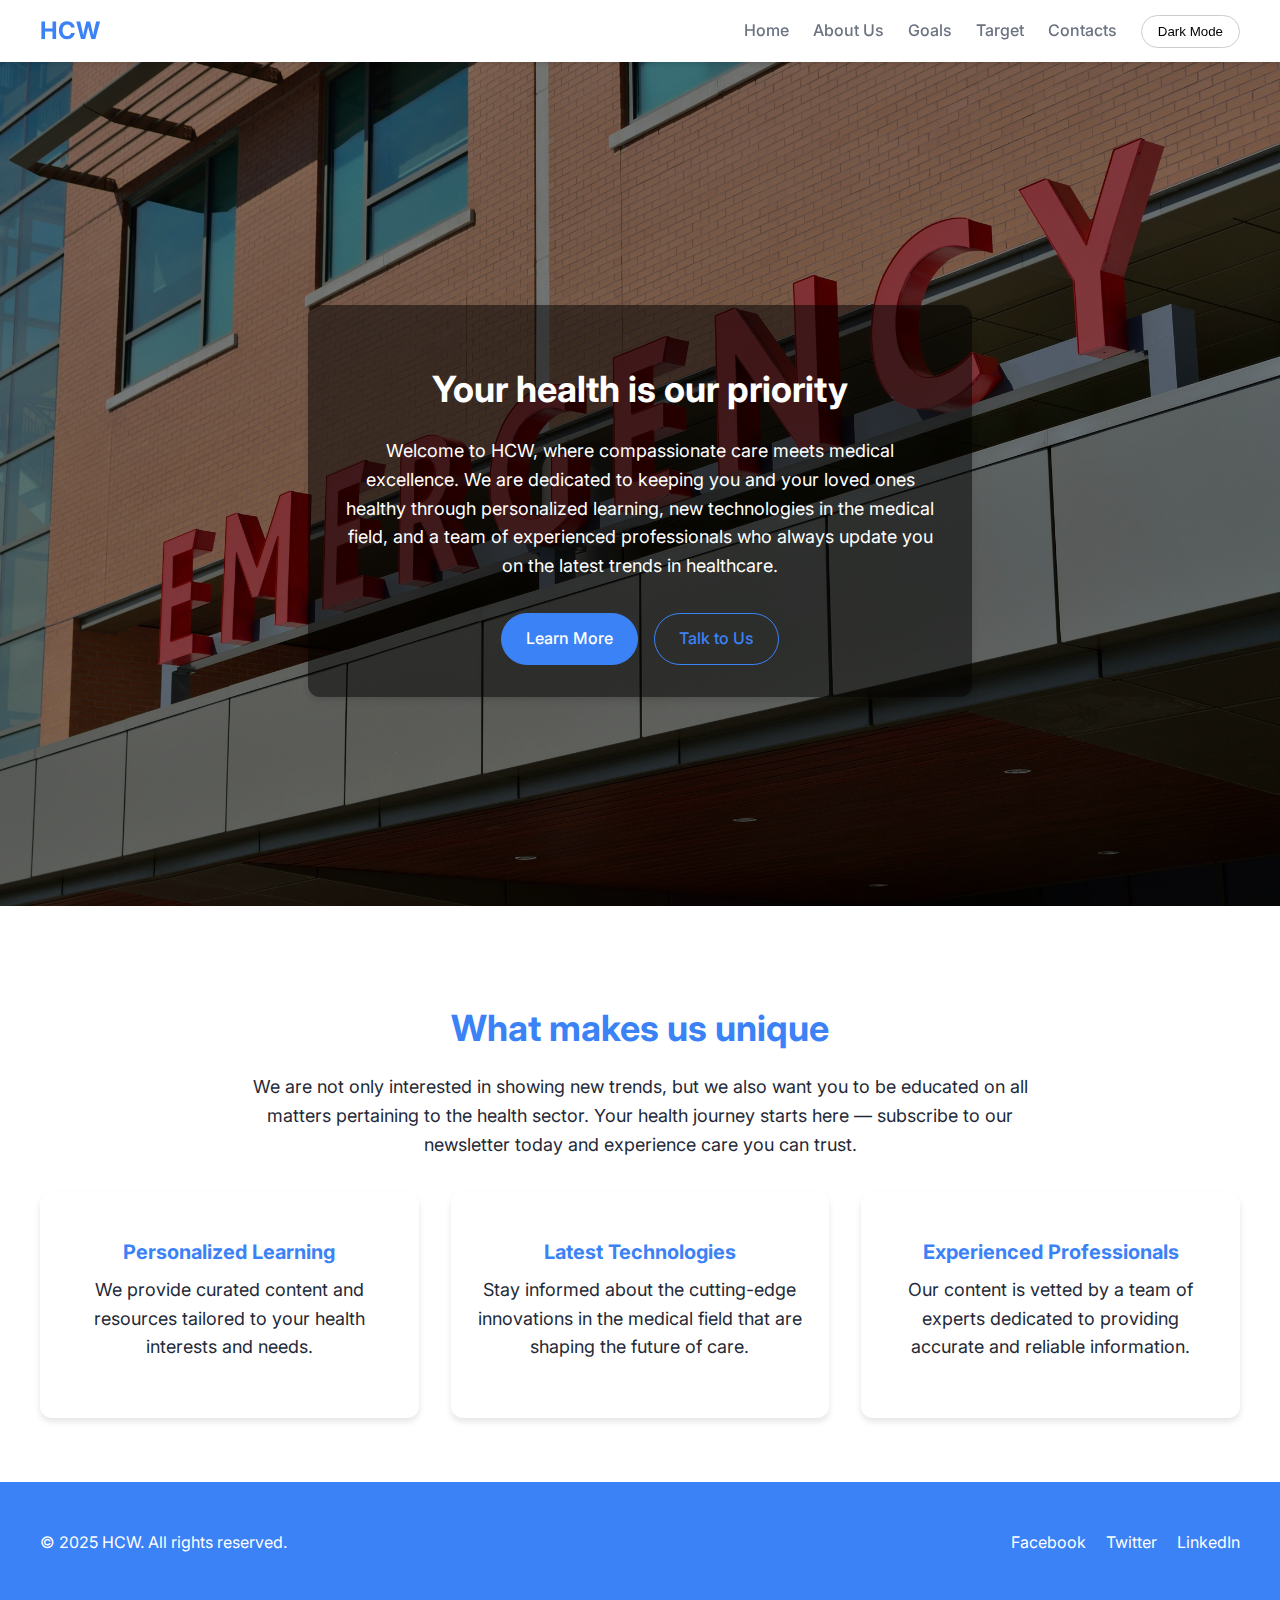
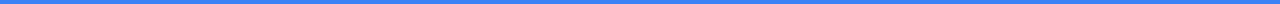
<file: index.html>
<!DOCTYPE html>
<html lang="en">

<head>
    <meta charset="UTF-8">
    <meta name="viewport" content="width=device-width, initial-scale=1.0">
    <title>HCW - Your Health, Our Priority</title>
    <link rel="preconnect" href="https://fonts.googleapis.com">
    <link rel="preconnect" href="https://fonts.gstatic.com" crossorigin>
    <link href="https://fonts.googleapis.com/css2?family=Inter:wght@400;500;600;700&display=swap" rel="stylesheet">
    <link rel="stylesheet" href="Global.css">
    <link rel="stylesheet" href="index.css"> 
    
</head>

<body class="light-mode">

    <!-- Navigation Bar -->
    <nav class="navbar">
        <div class="container">
            <a href="index.html" class="logo" aria-label="HCW Home">HCW</a>
            <ul class="nav-links">
                <li><a href="index.html">Home</a></li>
                <li><a href="about.html">About Us</a></li>
                <li><a href="goals.html">Goals</a></li>
                <li><a href="targets.html">Target</a></li>
                <li><a href="contacts.html">Contacts</a></li>
                <li>
                    <button id="theme-toggle" class="nav-toggle" aria-label="Toggle theme">
                        <span id="theme-text">Dark Mode</span></button>
                </li>
            </ul>
            <button class="mobile-menu-toggle" aria-label="Toggle mobile menu" aria-expanded="false">
                <span class="hamburger"></span>
                <span class="hamburger"></span>
                <span class="hamburger"></span>
            </button>
        </div>
    </nav>
    <main>
        <!-- Hero Section -->
        <section id="Home" class="hero-section">
            <div class="hero-content">
                <h1>Your health is our priority</h1>
                <p>
                    Welcome to HCW, where compassionate care meets medical excellence. We are dedicated to keeping you
                    and your loved ones healthy through personalized learning, new technologies in the medical field,
                    and a team of experienced professionals who always update you on the latest trends in healthcare.
                </p>
                <div class="btn-group">
                    <a href="about.html" class="btn btn-primary">Learn More</a>
                    <a href="contacts.html" class="btn btn-secondary">Talk to Us</a>
                </div>
            </div>
        </section>

        <!-- Content Section -->
        <section class="content-section" id="About">
            <div class="container">
                <h2>What makes us unique</h2>
                <p>
                    We are not only interested in showing new trends, but we also want you to be educated on all matters
                    pertaining to the health sector. Your health journey starts here — subscribe to our newsletter today
                    and experience care you can trust.
                </p>
                <div class="cards-container">
                    <div class="content-card">
                        <h3>Personalized Learning</h3>
                        <p>We provide curated content and resources tailored to your health interests and needs.</p>
                    </div>
                    <div class="content-card">
                        <h3>Latest Technologies</h3>
                        <p>Stay informed about the cutting-edge innovations in the medical field that are shaping the
                            future of care.</p>
                    </div>
                    <div class="content-card">
                        <h3>Experienced Professionals</h3>
                        <p>Our content is vetted by a team of experts dedicated to providing accurate and reliable
                            information.</p>
                    </div>
                </div>
            </div>
        </section>

    </main>

    <!-- Footer -->
    <footer class="main-footer">
        <div class="container">
            <div class="footer-content">
                <p>&copy; 2025 HCW. All rights reserved.</p>
                <div class="social-links">
                    <a href="#">Facebook</a>
                    <a href="#">Twitter</a>
                    <a href="#">LinkedIn</a>
                </div>
            </div>
        </div>
    </footer>
    <script src="script.js"></script>
</body>

</html>
</file>
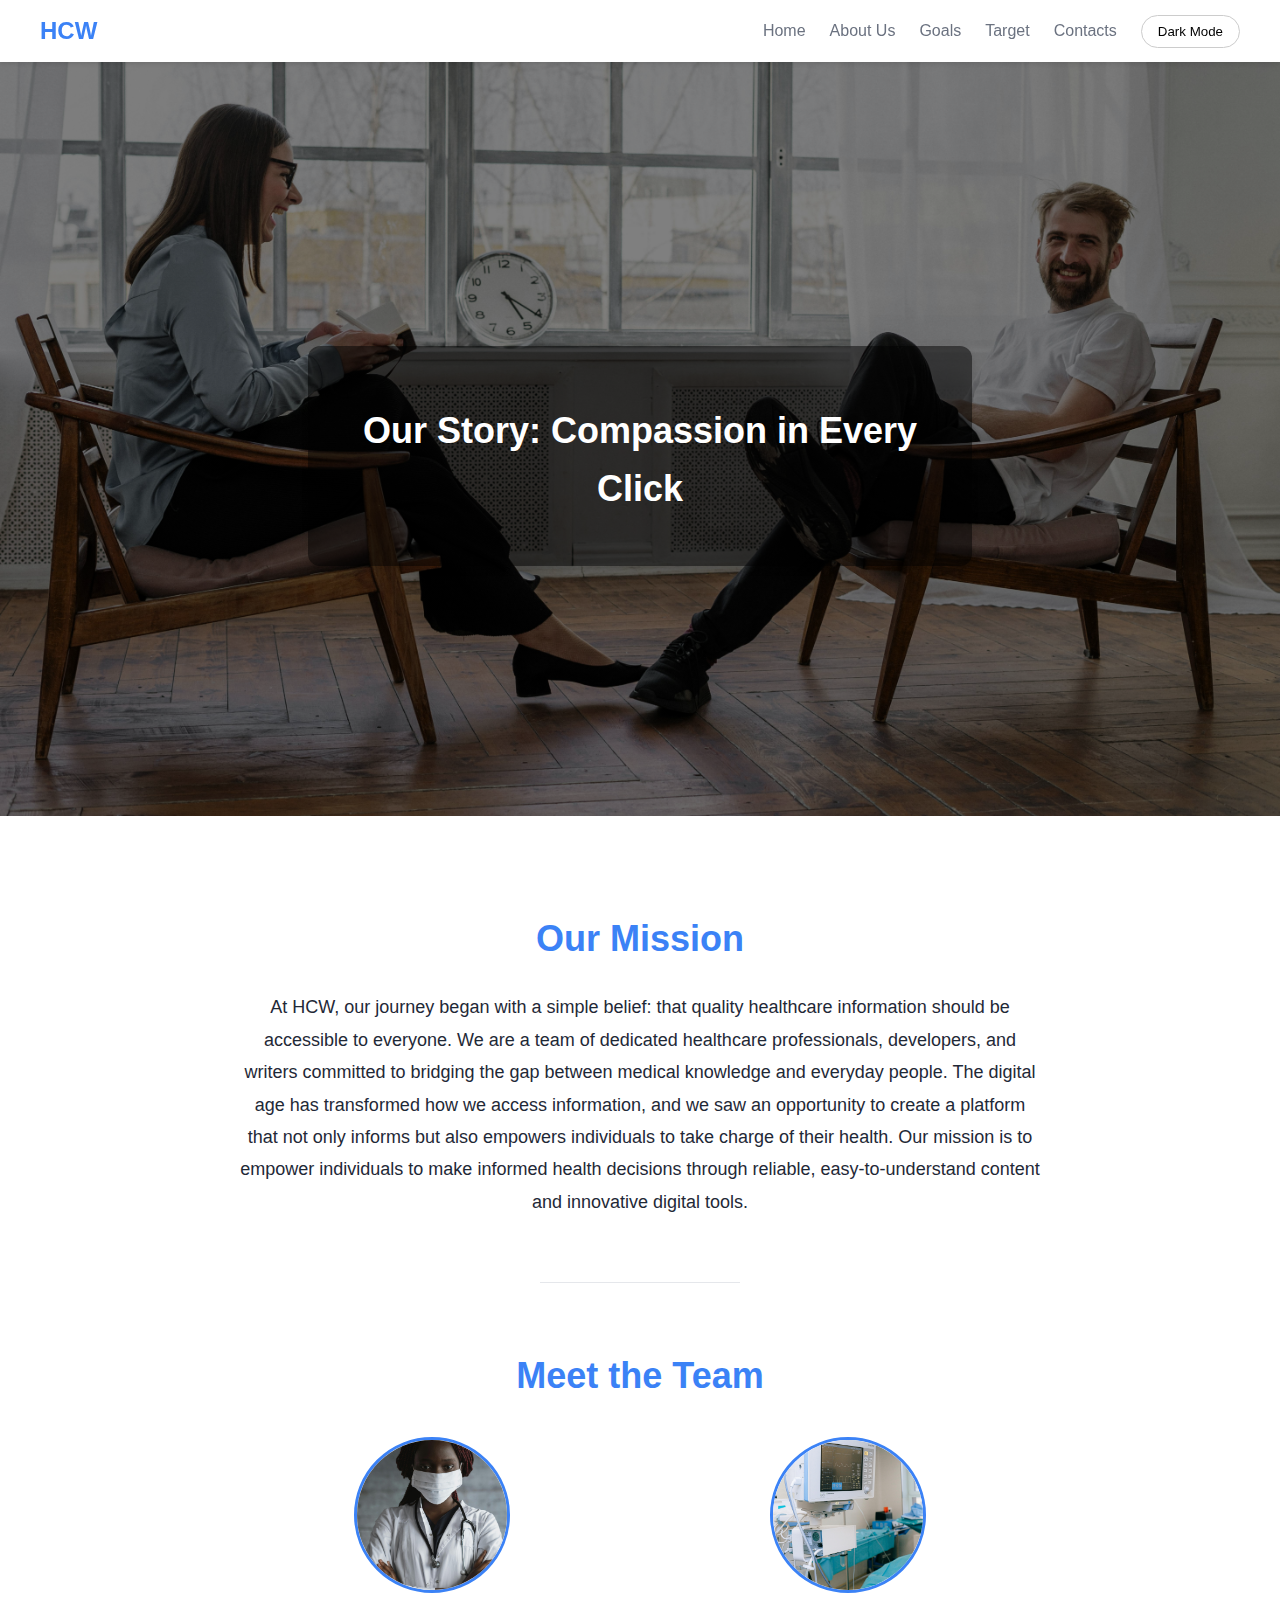
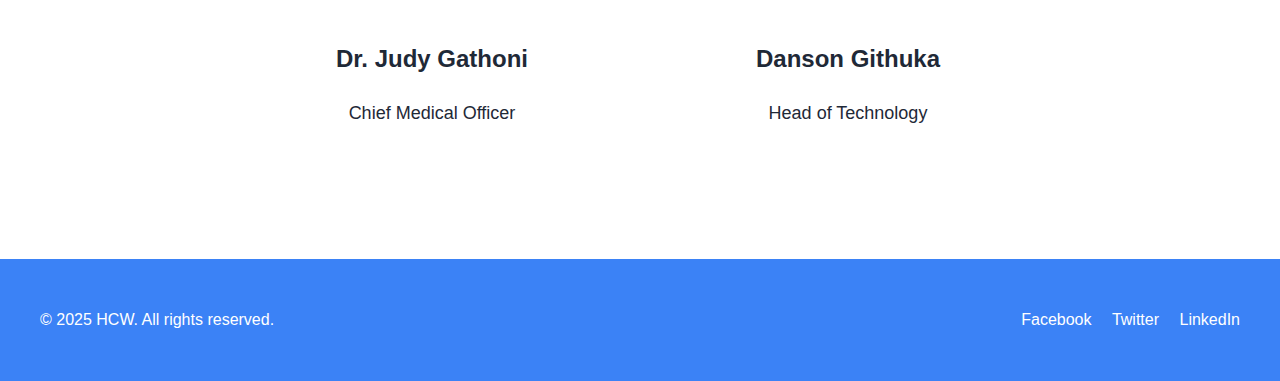
<file: about.html>
<!DOCTYPE html>
<html lang="en">
<head>
    <meta charset="UTF-8">
    <meta name="viewport" content="width=device-width, initial-scale=1.0">
    <title>About Us - HCW</title>
    <link rel="stylesheet" href="Global.css">
    <link rel="stylesheet" href="about.css">
</head>
<body>
    <nav class="navbar">
        <div class="container">
            <a href="index.html" class="logo" aria-label="HCW Home">HCW</a>
            <ul class="nav-links">
                <li><a href="index.html">Home</a></li>
                <li><a href="about.html">About Us</a></li>
                <li><a href="goals.html">Goals</a></li>
                <li><a href="targets.html">Target</a></li>
                <li><a href="contacts.html">Contacts</a></li>
                <li>
                    <button id="theme-toggle" class="nav-toggle" aria-label="Toggle theme">
                        <span id="theme-text">Dark Mode</span></button>
                </li>
            </ul>
            <button class="mobile-menu-toggle" aria-label="Toggle mobile menu" aria-expanded="false">
                <span class="hamburger"></span>
                <span class="hamburger"></span>
                <span class="hamburger"></span>
            </button>
        </div>
    </nav>

    <section id="about-hero" class="hero-section">
        <div class="hero-content">
            <h1>Our Story: Compassion in Every Click</h1>
        </div>
    </section>

    <main>
        <section class="about-content">
            <div class="container">
                <div class="mission-statement">
                    <h2>Our Mission</h2>
                    <p>
                        At HCW, our journey began with a simple belief: that quality healthcare information should be accessible to everyone. We
                        are a team of dedicated healthcare professionals, developers, and writers committed to bridging the gap between medical
                        knowledge and everyday people.
                        The digital age has transformed how we access information, and we saw an opportunity to create a platform that not only
                        informs but also empowers individuals to take charge of their health.
                        Our mission is to empower individuals to make informed health decisions through reliable, easy-to-understand content and innovative digital tools.
                    </p>
                </div>
    
                <hr>
    
                <div class="team-section">
                    <h2>Meet the Team</h2>
                    <div class="team-members">
                        <div class="team-member">
                            <img src="images/african doctor.jpg" alt="Photo of Dr. Judy Gathoni, Chief Medical Officer">
                            <h3>Dr. Judy Gathoni</h3>
                            <p>Chief Medical Officer</p>
                        </div>
                        <div class="team-member">
                            <img src="images/equipments.jpg" alt="Photo of Danson Githuka, Head of Technology">
                            <h3>Danson Githuka</h3>
                            <p>Head of Technology</p>
                        </div>
                    </div>
                </div>
            </div>
        </section>
    </main>
    <footer class="main-footer">
    <div class="container">
        <div class="footer-content">
            <p>&copy; 2025 HCW. All rights reserved.</p>
            <div class="social-links">
                <a href="#">Facebook</a>
                <a href="#">Twitter</a>
                <a href="#">LinkedIn</a>
            </div>
        </div>
    </div>
    
</footer>
    <script src="script.js"></script>
</body>
</html>
</file>
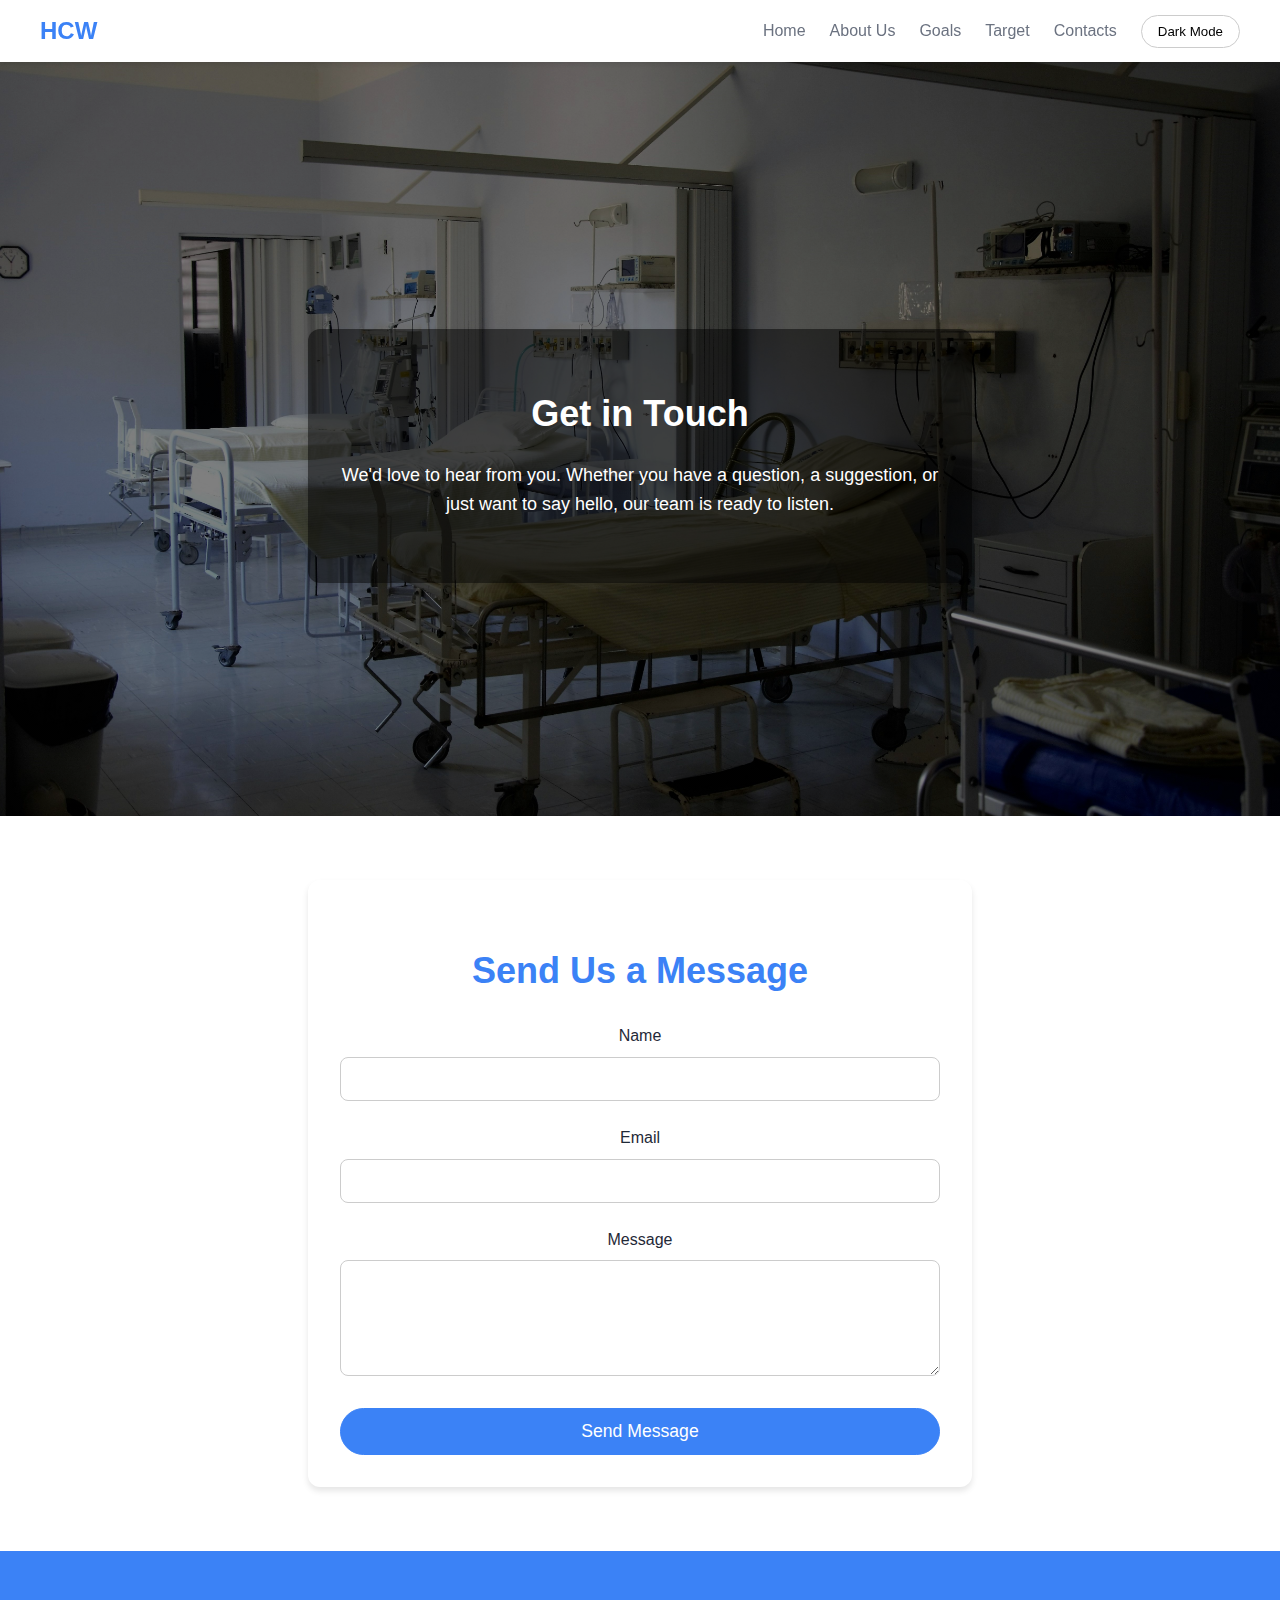
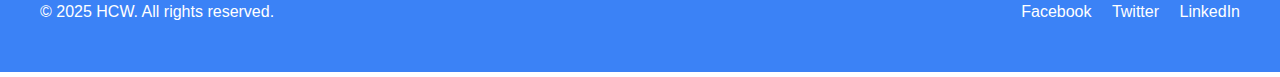
<file: contacts.html>
<!DOCTYPE html>
<html lang="en">
<head>
    <meta charset="UTF-8">
    <meta name="viewport" content="width=device-width, initial-scale=1.0">
    <title>Contact Us - HCW</title>
    <link rel="stylesheet" href="Global.css">
    <link rel="stylesheet" href="contacts.css"> 
</head>
<body>
    <nav class="navbar">
        <div class="container">
            <a href="index.html" class="logo" aria-label="HCW Home">HCW</a>
            <ul class="nav-links">
                <li><a href="index.html">Home</a></li>
                <li><a href="about.html">About Us</a></li>
                <li><a href="goals.html">Goals</a></li>
                <li><a href="targets.html">Target</a></li>
                <li><a href="Contacts.html">Contacts</a></li>
                <li>
                    <button id="theme-toggle" class="nav-toggle" aria-label="Toggle theme">
                        <span id="theme-text">Dark Mode</span>
                    </button>
                </li>
            </ul>
            <button class="mobile-menu-toggle" aria-label="Toggle mobile menu" aria-expanded="false">
                <span class="hamburger"></span>
                <span class="hamburger"></span>
                <span class="hamburger"></span>
            </button>
        </div>
    </nav>

    <section id="contacts-hero" class="hero-section">
        <div class="hero-content">
            <h1>Get in Touch</h1>
            
            <p>
                We'd love to hear from you. Whether you have a question, a suggestion, or just want to say hello, our team is ready to listen.
            </p>
        </div>
    </section>

    <main>
        <section class="content-section">
            <div class="container">
                <div class="contact-card">
                    <h2>Send Us a Message</h2>
                    <form id="contact-form" class="contact-form">
                        <div class="form-group">
                            <label for="name">Name</label>
                            <input type="text" id="name" name="name" required>
                        </div>
                        <div class="form-group">
                            <label for="email">Email</label>
                            <input type="email" id="email" name="email" required>
                        </div>
                        <div class="form-group">
                            <label for="message">Message</label>
                            <textarea id="message" name="message" rows="5" required></textarea>
                        </div>
                        <button type="submit" class="btn btn-primary">Send Message</button>
                    </form>
                </div>
            </div>
        </section>
    </main>

    <footer class="main-footer">
        <div class="container">
            <div class="footer-content">
                <p>&copy; 2025 HCW. All rights reserved.</p>
                <div class="social-links">
                    <a href="#">Facebook</a>
                    <a href="#">Twitter</a>
                    <a href="#">LinkedIn</a>
                </div>
            </div>
        </div>
    </footer>
    <script src="script.js"></script>
</body>
</html>
</file>
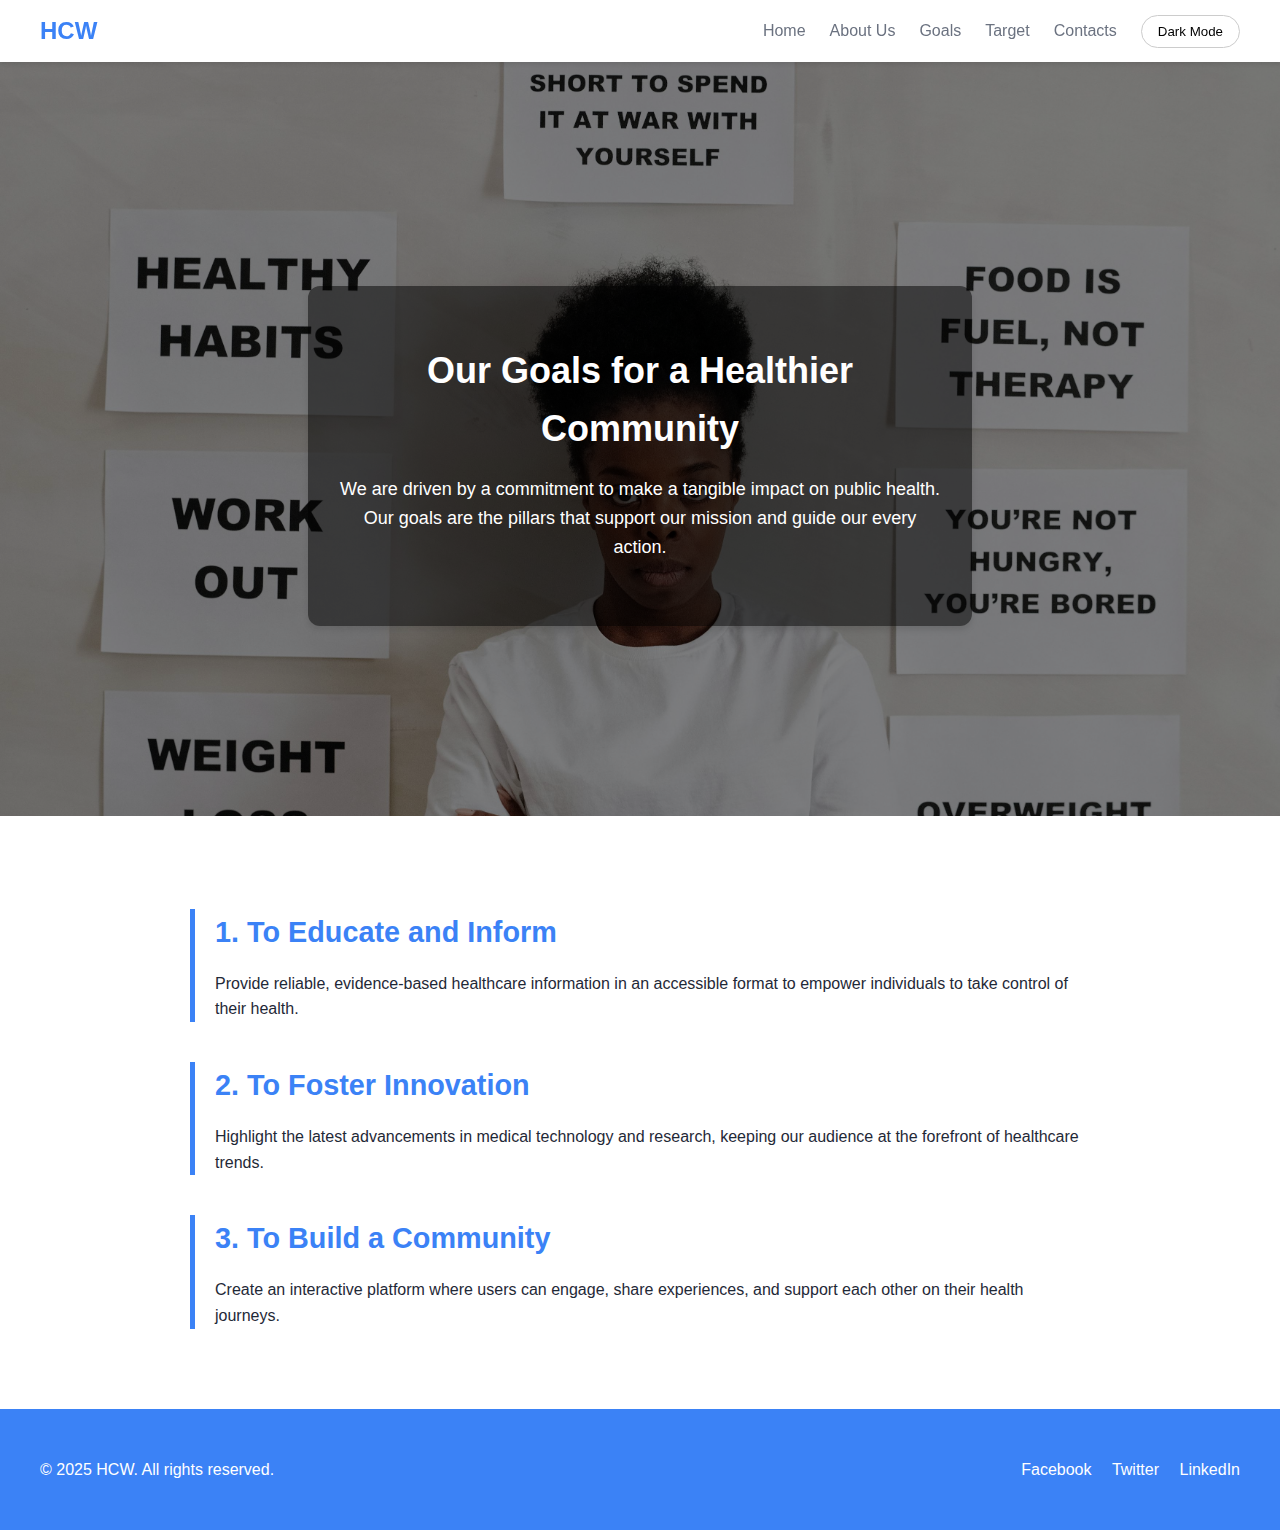
<file: goals.html>
<!DOCTYPE html>
<html lang="en">
<head>
    <meta charset="UTF-8">
    <meta name="viewport" content="width=device-width, initial-scale=1.0">
    <title>Goals - HCW</title>
    <link rel="stylesheet" href="Global.css">
    <link rel="stylesheet" href="goals.css">
</head>
<body>
    
    <nav class="navbar">
        <div class="container">
            <a href="index.html" class="logo" aria-label="HCW Home">HCW</a>
            <ul class="nav-links">
                <li><a href="index.html">Home</a></li>
                <li><a href="about.html">About Us</a></li>
                <li><a href="goals.html">Goals</a></li>
                <li><a href="targets.html">Target</a></li>
                <li><a href="contacts.html">Contacts</a></li>
                <li>
                    <button id="theme-toggle" class="nav-toggle" aria-label="Toggle theme">
                        <span id="theme-text">Dark Mode</span></button>
                </li>
            </ul>
            <button class="mobile-menu-toggle" aria-label="Toggle mobile menu" aria-expanded="false">
                <span class="hamburger"></span>
                <span class="hamburger"></span>
                <span class="hamburger"></span>
            </button>
        </div>
    </nav>
    
    <section id="goals-hero" class="hero-section">
        <div class="hero-content">
            <h1>Our Goals for a Healthier Community</h1>
            <p>
                We are driven by a commitment to make a tangible impact on public health. Our goals are the pillars that support our mission and guide our every action.
            </p>
        </div>
    </section>
    
    <main>
        <section class="goals-content">
            <div class="container">
                <div class="goal-item">
                    <h3>1. To Educate and Inform</h3>
                    <p>Provide reliable, evidence-based healthcare information in an accessible format to empower individuals to take control of their health.</p>
                </div>
                <div class="goal-item">
                    <h3>2. To Foster Innovation</h3>
                    <p>Highlight the latest advancements in medical technology and research, keeping our audience at the forefront of healthcare trends.</p>
                </div>
                <div class="goal-item">
                    <h3>3. To Build a Community</h3>
                    <p>Create an interactive platform where users can engage, share experiences, and support each other on their health journeys.</p>
                </div>
            </div>
        </section>
    </main>
    <footer class="main-footer">
    <div class="container">
        <div class="footer-content">
            <p>&copy; 2025 HCW. All rights reserved.</p>
            <div class="social-links">
                <a href="#">Facebook</a>
                <a href="#">Twitter</a>
                <a href="#">LinkedIn</a>
            </div>
        </div>
    </div>
</footer>

</body>
<script src="script.js"></script>
</html>
</file>
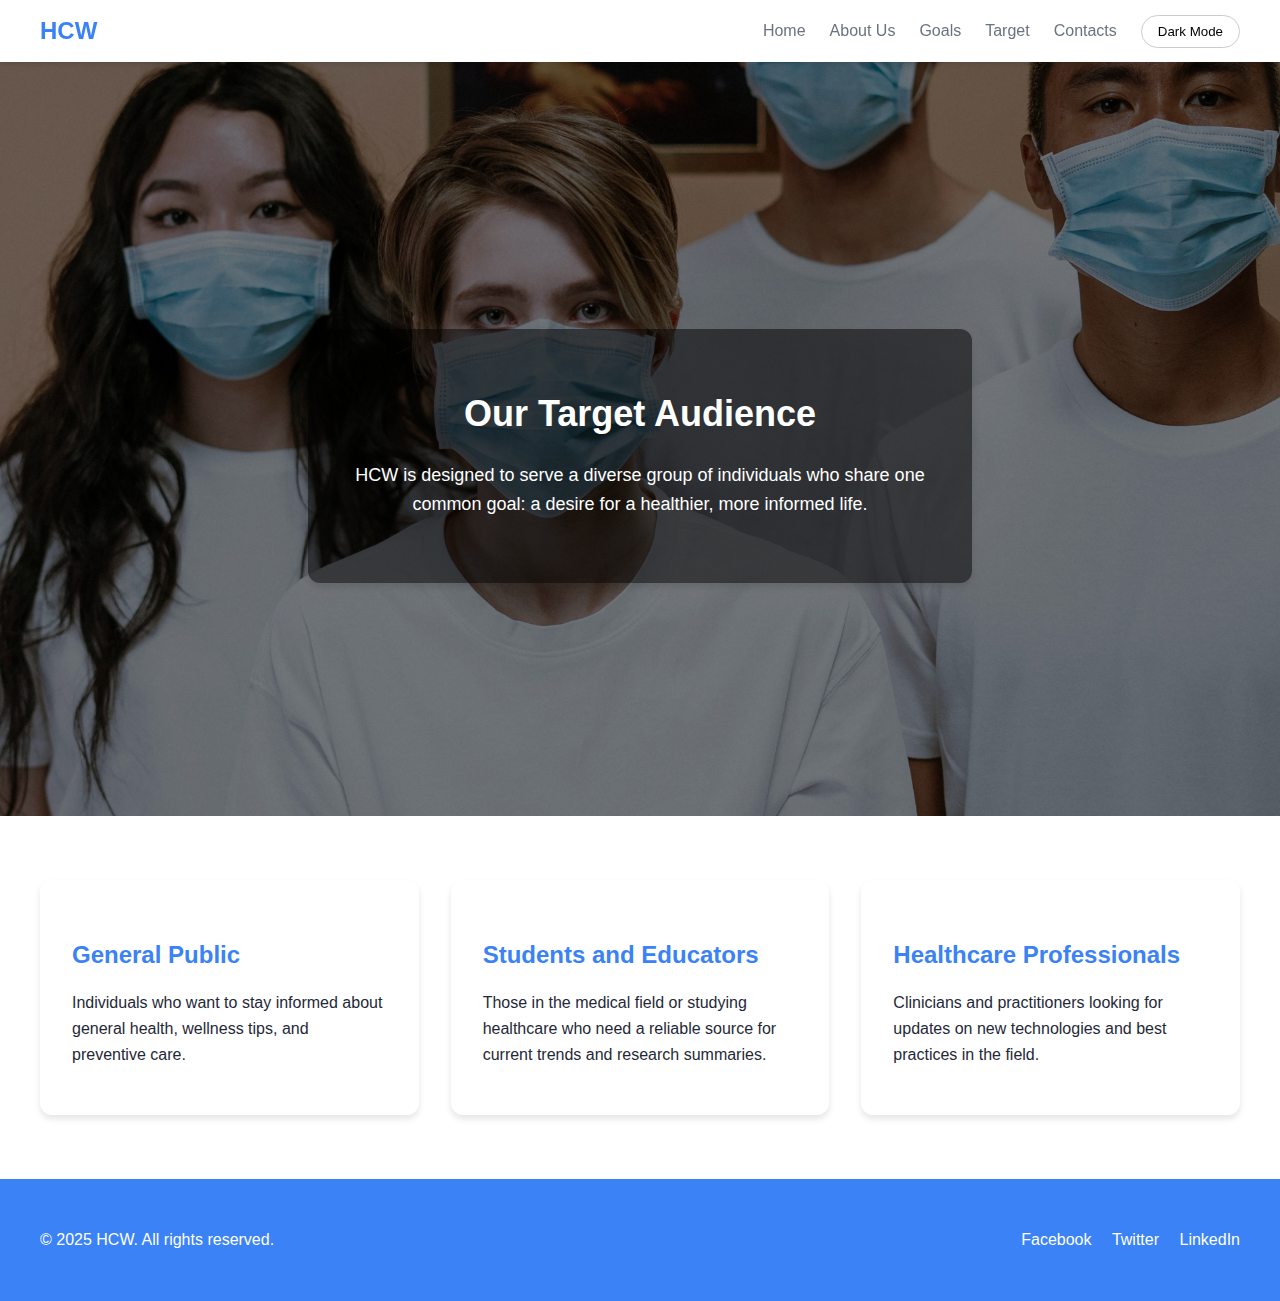
<file: targets.html>
<!DOCTYPE html>
<html lang="en">
<head>
    <meta charset="UTF-8">
    <meta name="viewport" content="width=device-width, initial-scale=1.0">
    <title>Target - HCW</title>
    <link rel="stylesheet" href="Global.css">
    <link rel="stylesheet" href="targets.css">
</head>
<body>
    
    <nav class="navbar">
        <div class="container">
            <a href="index.html" class="logo" aria-label="HCW Home">HCW</a>
            <ul class="nav-links">
                <li><a href="index.html">Home</a></li>
                <li><a href="about.html">About Us</a></li>
                <li><a href="goals.html">Goals</a></li>
                <li><a href="targets.html">Target</a></li>
                <li><a href="contacts.html">Contacts</a></li>
                <li>
                    <button id="theme-toggle" class="nav-toggle" aria-label="Toggle theme">
                        <span id="theme-text">Dark Mode</span></button>
                </li>
            </ul>
            <button class="mobile-menu-toggle" aria-label="Toggle mobile menu" aria-expanded="false">
                <span class="hamburger"></span>
                <span class="hamburger"></span>
                <span class="hamburger"></span>
            </button>
        </div>
    </nav>
    
    <section id="targets-hero" class="hero-section">
        <div class="hero-content">
            <h1>Our Target Audience</h1>
            <p>
                HCW is designed to serve a diverse group of individuals who share one common goal: a desire for a healthier, more informed life.
            </p>
        </div>
    </section>
    
    <main>
        <section class="targets-content">
            <div class="container">
                <article class="target-item">
                    <h3>General Public</h3>
                    <p>Individuals who want to stay informed about general health, wellness tips, and preventive care.</p>
                </article>
                <article class="target-item">
                    <h3>Students and Educators</h3>
                    <p>Those in the medical field or studying healthcare who need a reliable source for current trends and research summaries.</p>
                </article>
                <article class="target-item">
                    <h3>Healthcare Professionals</h3>
                    <p>Clinicians and practitioners looking for updates on new technologies and best practices in the field.</p>
                </article>
            </div>
        </section>
    </main>
    <footer class="main-footer">
    <div class="container">
        <div class="footer-content">
            <p>&copy; 2025 HCW. All rights reserved.</p>
            <div class="social-links">
                <a href="#">Facebook</a>
                <a href="#">Twitter</a>
                <a href="#">LinkedIn</a>
            </div>
        </div>
    </div>
</footer>
<script src="script.js"></script>
</body>
</html>
</file>
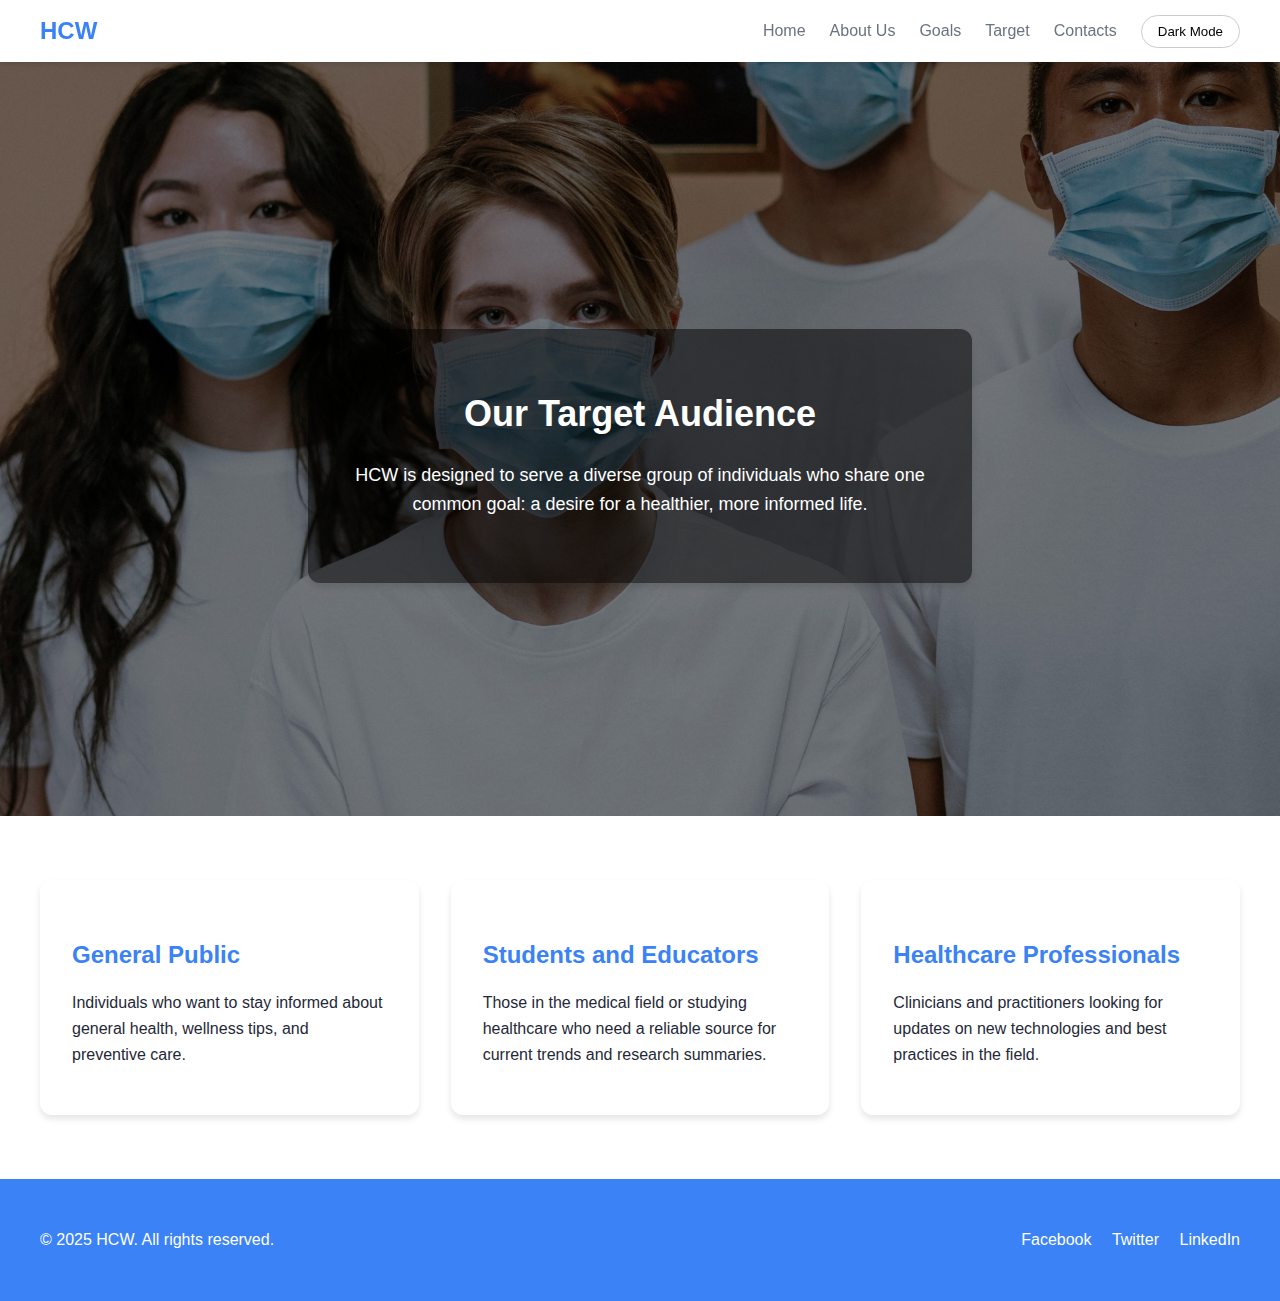
<file: assets/targets.html>
<!DOCTYPE html>
<html lang="en">
<head>
    <meta charset="UTF-8">
    <meta name="viewport" content="width=device-width, initial-scale=1.0">
    <title>Target - HCW</title>
    <link rel="stylesheet" href="Global.css">
    <link rel="stylesheet" href="targets.css">
</head>
<body>
    
    <nav class="navbar">
        <div class="container">
            <a href="index.html" class="logo" aria-label="HCW Home">HCW</a>
            <ul class="nav-links">
                <li><a href="index.html">Home</a></li>
                <li><a href="about.html">About Us</a></li>
                <li><a href="goals.html">Goals</a></li>
                <li><a href="targets.html">Target</a></li>
                <li><a href="Contacts.html">Contacts</a></li>
                <li>
                    <button id="theme-toggle" class="nav-toggle" aria-label="Toggle theme">
                        <span id="theme-text">Dark Mode</span></button>
                </li>
            </ul>
            <button class="mobile-menu-toggle" aria-label="Toggle mobile menu" aria-expanded="false">
                <span class="hamburger"></span>
                <span class="hamburger"></span>
                <span class="hamburger"></span>
            </button>
        </div>
    </nav>
    
    <section id="targets-hero" class="hero-section">
        <div class="hero-content">
            <h1>Our Target Audience</h1>
            <p>
                HCW is designed to serve a diverse group of individuals who share one common goal: a desire for a healthier, more informed life.
            </p>
        </div>
    </section>
    
    <main>
        <section class="targets-content">
            <div class="container">
                <article class="target-item">
                    <h3>General Public</h3>
                    <p>Individuals who want to stay informed about general health, wellness tips, and preventive care.</p>
                </article>
                <article class="target-item">
                    <h3>Students and Educators</h3>
                    <p>Those in the medical field or studying healthcare who need a reliable source for current trends and research summaries.</p>
                </article>
                <article class="target-item">
                    <h3>Healthcare Professionals</h3>
                    <p>Clinicians and practitioners looking for updates on new technologies and best practices in the field.</p>
                </article>
            </div>
        </section>
    </main>
    <footer class="main-footer">
    <div class="container">
        <div class="footer-content">
            <p>&copy; 2025 HCW. All rights reserved.</p>
            <div class="social-links">
                <a href="#">Facebook</a>
                <a href="#">Twitter</a>
                <a href="#">LinkedIn</a>
            </div>
        </div>
    </div>
</footer>
<script src="script.js"></script>
</body>
</html>
</file>
<file: Global.css>
:root {
    --primary-color: #3B82F6;
    --secondary-color: #60A5FA;
    --dark-bg: #1F2937;
    --dark-text: #F3F4F6;
    --light-bg: #FFFFFF;
    --light-text: #1F2937;
    --gray-text: #6B7280;
}

body {
    font-family: 'Inter', sans-serif;
    margin: 0;
    padding: 0;
    line-height: 1.6;
    color: var(--light-text);
    background-color: var(--light-bg);
    transition: background-color 0.3s ease, color 0.3s ease;
}

.dark-mode {
    background-color: var(--dark-bg);
    color: var(--dark-text);
}

.dark-mode .navbar {
    background-color: #374151;
}

.dark-mode .nav-links a {
    color: var(--dark-text);
}

.dark-mode .content-section,
.dark-mode .footer-content p,
.dark-mode .footer-content a {
    color: var(--dark-text);
}

.dark-mode .content-section h2 {
    color: var(--secondary-color);
}

.dark-mode .content-card {
    background-color: #374151;
    box-shadow: 0 10px 15px -3px rgba(255, 255, 255, 0.1), 0 4px 6px -2px rgba(255, 255, 255, 0.05);
}

.dark-mode .content-card h3 {
    color: var(--secondary-color);
}


.container {
    max-width: 1200px;
    margin: 0 auto;
    padding: 0 1rem;
}

.navbar {
    background-color: #fff;
    box-shadow: 0 2px 4px rgba(0, 0, 0, 0.1);
    position: fixed;
    top: 0;
    left: 0;
    width: 100%;
    z-index: 1000;
    transition: background-color 0.3s ease;
}

.navbar .container {
    display: flex;
    justify-content: space-between;
    align-items: center;
    padding: 0.75rem 1rem;
}

.logo {
    font-size: 1.5rem;
    font-weight: bold;
    color: var(--primary-color);
    text-decoration: none;
    transition: transform 0.3s ease;
}

.logo:hover {
    transform: scale(1.05);
}

.nav-links {
    list-style: none;
    margin: 0;
    padding: 0;
    display: flex;
    gap: 1.5rem;
    align-items: center;
}

.nav-links a {
    color: var(--gray-text);
    text-decoration: none;
    font-weight: 500;
    transition: color 0.2s ease;
}

.nav-links a:hover {
    color: var(--primary-color);
}

.mobile-menu-toggle {
    display: none; /* Hidden by default on larger screens */
    background: none;
    border: none;
    cursor: pointer;
    padding: 0;
    z-index: 1002; /* Ensure it's above the nav-links */
    position: relative; /* Needed for z-index and absolute positioning of children */
    width: 25px;
    height: 21px;
}

.mobile-menu-toggle .hamburger {
    display: block;
    width: 25px;
    height: 3px;
    background-color: var(--light-text); /* Black in light mode */
    margin: 6px 0;
    transition: transform 0.3s ease, background-color 0.3s ease, opacity 0.3s ease;
    border-radius: 2px;
}

.dark-mode .mobile-menu-toggle .hamburger {
    background-color: var(--dark-text); /* White in dark mode */
}

/* Animation to 'X' when .active is on nav-links */
.mobile-menu-toggle[aria-expanded="true"] .hamburger:nth-child(1) {
    transform: translateY(9px) rotate(45deg);
}

.mobile-menu-toggle[aria-expanded="true"] .hamburger:nth-child(2) {
    opacity: 0;
}

.mobile-menu-toggle[aria-expanded="true"] .hamburger:nth-child(3) {
    transform: translateY(-9px) rotate(-45deg);
}


.nav-toggle {
    background: none;
    border: 1px solid #ccc;
    padding: 0.5rem 1rem;
    border-radius: 9999px;
    cursor: pointer;
    transition: background-color 0.3s ease, border-color 0.3s ease;
}

.nav-toggle:hover {
    background-color: #f3f4f6;
}

.hero-section {
    background: linear-gradient(rgba(0, 0, 0, 0.5), rgba(0, 0, 0, 0.5)), url(https://placehold.co/1920x1080/1F2937/F3F4F6?text=Medical+Excellence) no-repeat center center/cover;
    color: #fff;
    height: 80vh;
    display: flex;
    justify-content: center;
    align-items: center;
    text-align: center;
    padding-top: 6rem;
}

.hero-content {
    max-width: 600px;
    background: rgba(0, 0, 0, 0.5);
    padding: 2rem;
    border-radius: 0.75rem;
    box-shadow: 0 4px 6px rgba(0, 0, 0, 0.1);
}

.hero-content h1 {
    font-size: 2.25rem;
    font-weight: bold;
    margin-bottom: 1rem;
}

.hero-content p {
    font-size: 1.125rem;
    margin-bottom: 2rem;
}

.btn-group {
    display: flex;
    flex-direction: column;
    align-items: center;
    gap: 1rem;
}

@media (min-width: 768px) {
    .btn-group {
        flex-direction: row;
        justify-content: center;
        gap: 1rem;
    }
}

.btn {
    padding: 0.75rem 1.5rem;
    border-radius: 9999px;
    font-weight: 500;
    text-decoration: none;
    transition: transform 0.3s ease;
}

.btn-primary {
    background-color: var(--primary-color);
    color: #fff;
    border: 1px solid var(--primary-color);
}

.btn-primary:hover {
    background-color: #2563eb;
    transform: scale(1.05);
}

.btn-secondary {
    background-color: transparent;
    color: var(--primary-color);
    border: 1px solid var(--primary-color);
}

.btn-secondary:hover {
    background-color: var(--primary-color);
    color: #fff;
    transform: scale(1.05);
}

.content-section {
    padding: 4rem 0;
    text-align: center;
}

.content-section h2 {
    font-size: 2.25rem;
    font-weight: bold;
    margin-bottom: 1rem;
    color: var(--primary-color);
}

.content-section p {
    max-width: 800px;
    margin: 0 auto 2rem;
    font-size: 1.125rem;
}

.cards-container {
    display: grid;
    grid-template-columns: 1fr;
    gap: 2rem;
    margin-top: 2rem;
}

@media (min-width: 768px) {
    .cards-container {
        grid-template-columns: repeat(3, 1fr);
    }
}

.content-card {
    padding: 1.5rem;
    background-color: #fff;
    border-radius: 0.75rem;
    box-shadow: 0 4px 6px rgba(0, 0, 0, 0.1);
    transition: transform 0.3s ease;
}

.content-card:hover {
    transform: scale(1.05);
}

.content-card h3 {
    font-weight: bold;
    font-size: 1.25rem;
    margin-bottom: 0.5rem;
    color: var(--primary-color);
}

.main-footer {
    background-color: var(--primary-color);
    color: #fff;
    padding: 2rem 0;
    text-align: center;
}

.footer-content {
    display: flex;
    flex-direction: column;
    align-items: center;
    justify-content: space-between;
}

@media (min-width: 768px) {
    .footer-content {
        flex-direction: row;
    }
}

.social-links a {
    color: #fff;
    text-decoration: none;
    margin-left: 1rem;
    transition: color 0.2s ease;
}

.social-links a:hover {
    color: #bfdbfe;
}

/* Responsive Navigation Styles */
@media (max-width: 768px) {
    .nav-links {
        display: none;
        flex-direction: column;
        position: absolute;
        top: 100%;
        left: 0;
        width: 100%;
        background-color: var(--light-bg);
        padding: 1rem 0;
        box-shadow: 0 2px 4px rgba(0, 0, 0, 0.1);
        z-index: 1001;
    }
    .nav-links.active {
        display: flex;
    }
    .mobile-menu-toggle {
        display: block;
    }
    .navbar .container {
        flex-direction: row;
        align-items: center;
    }
}

@media (max-width: 768px) {
    .cards-container {
        grid-template-columns: 1fr;
    }
    .footer-content {
        flex-direction: column;
        align-items: center;
    }
    .hero-content {
        padding: 1rem;
    }
}
</file>
<file: index.css>
/* Homepage specific styles */

/* Unique hero background for the home page */
#Home {
    background-image: linear-gradient(rgba(0, 0, 0, 0.5), rgba(0, 0, 0, 0.5)), url('images/emergency.jpg');
    height: 90vh; /* Adjusted height for better viewing */
}

/* Dark Mode Styles */
.dark-mode .content-section {
    background-color: var(--dark-bg);
}
</file>
<file: about.css>
/* Unique styles for the About Us page */

/* Unique hero background for the about page */
#about-hero {
    background-image: linear-gradient(rgba(0, 0, 0, 0.5), rgba(0, 0, 0, 0.5)), url('images/patient.jpg'); 
}

.about-content {
    padding: 4rem 0;
}

.mission-statement,
.team-section {
    max-width: 800px;
    margin: 0 auto 3rem;
    text-align: center;
}

.about-content h2 {
    font-size: 2.25rem;
    color: var(--primary-color);
    margin-bottom: 1.5rem;
}

.about-content p {
    font-size: 1.125rem;
    line-height: 1.8;
}

.about-content hr {
    border: 0;
    height: 1px;
    background-color: #e5e7eb;
    margin: 4rem auto;
    max-width: 200px;
}

.team-members {
    display: grid;
    grid-template-columns: 1fr;
    gap: 2rem;
    margin-top: 2rem;
}

@media (min-width: 768px) {
    .team-members {
        grid-template-columns: repeat(2, 1fr);
    }
}

.team-member {
    text-align: center;
}

.team-member img {
    width: 150px;
    height: 150px;
    border-radius: 50%;
    object-fit: cover;
    margin-bottom: 1rem;
    border: 3px solid var(--primary-color);
}

.team-member h3 {
    font-size: 1.5rem;
    margin-bottom: 0.25rem;
}

/* Dark Mode Styles */
.dark-mode .about-content h2 {
    color: var(--secondary-color);
}

.dark-mode .about-content hr {
    background-color: #4b5563;
}

.dark-mode .team-member img {
    border-color: var(--secondary-color);
}
</file>
<file: contacts.css>
/* Unique styles for the Contacts page */

/* Unique hero background for the contacts page */
#contacts-hero {
    background-image: linear-gradient(rgba(0, 0, 0, 0.5), rgba(0, 0, 0, 0.5)), url('images/contact.jpg'); /*The background image for the contacts page */
}

.contact-card {
    background-color: var(--light-bg);
    padding: 2rem;
    border-radius: 0.75rem;
    box-shadow: 0 4px 6px rgba(0, 0, 0, 0.1);
    max-width: 600px;
    margin: 0 auto;
}

.contact-card h2 {
    text-align: center;
    margin-bottom: 1.5rem;
    color: var(--primary-color);
}

.form-group {
    margin-bottom: 1.5rem;
}

.form-group label {
    display: block;
    margin-bottom: 0.5rem;
    font-weight: 500;
}

.form-group input,
.form-group textarea {
    width: 100%;
    padding: 0.75rem;
    border: 1px solid #ccc;
    border-radius: 0.5rem;
    font-size: 1rem;
    box-sizing: border-box; /* Ensures padding doesn't affect width */
}

.contact-form .btn {
    width: 100%;
    padding: 0.75rem;
    font-size: 1.1rem;
}

/* Dark Mode Styles */
.dark-mode .contact-card {
    background-color: #374151;
}

.dark-mode .contact-card h2 {
    color: var(--secondary-color);
}

.dark-mode .form-group label {
    color: var(--dark-text);
}

.dark-mode .form-group input,
.dark-mode .form-group textarea {
    background-color: #4B5563;
    border-color: #6B7280;
    color: var(--dark-text);
}
</file>
<file: goals.css>
/* Unique styles for the Goals page */

/* Unique hero background for the goals page */
#goals-hero {
    background-image: linear-gradient(rgba(0, 0, 0, 0.5), rgba(0, 0, 0, 0.5)), url('images/goals.jpg');
}

/* Goals Content Section */
.goals-content {
    padding: 4rem 0;
    background-color: var(--light-bg);
}

.goals-content .container {
    max-width: 900px;
    margin: 0 auto;
    padding: 0 1rem;
}

.goal-item {
    margin: 0 auto 40px auto;
    text-align: left;
    border-left: 5px solid var(--primary-color);
    padding-left: 20px;
}

.goal-item:last-child {
    margin-bottom: 0;
}

.goal-item h3 {
    font-size: 1.8rem;
    margin-bottom: 10px;
    color: var(--primary-color);
}

.goal-item p {
    font-size: 1rem;
    line-height: 1.6;
    color: var(--light-text);
}

/* Dark Mode Styles */
.dark-mode .goals-content {
    background-color: var(--dark-bg);
    color: var(--dark-text);
}

.dark-mode .goal-item h3 {
    color: var(--secondary-color);
}

.dark-mode .goal-item p {
    color: var(--dark-text);
}
</file>
<file: targets.css>
/* Unique styles for the Target page */

/* Unique hero background for the targets page */
#targets-hero {
    background-image: linear-gradient(rgba(0, 0, 0, 0.5), rgba(0, 0, 0, 0.5)), url('images/targets.jpg');
}

/* Target Content Section */
.targets-content {
    padding: 4rem 0;
    background-color: var(--light-bg);
}

.targets-content .container {
    display: grid;
    grid-template-columns: 1fr;
    gap: 2rem;
}

@media (min-width: 768px) {
    .targets-content .container {
        grid-template-columns: repeat(3, 1fr);
    }
}

.target-item {
    background-color: #fff;
    padding: 2rem;
    border-radius: 0.75rem;
    box-shadow: 0 4px 6px rgba(0, 0, 0, 0.1);
    text-align: left;
    transition: transform 0.2s ease-in-out, box-shadow 0.2s ease-in-out;
}

.target-item:hover {
    transform: translateY(-5px);
    box-shadow: 0 10px 15px -3px rgba(0, 0, 0, 0.1), 0 4px 6px -2px rgba(0, 0, 0, 0.05);
}

.target-item h3 {
    font-size: 1.5rem;
    margin-bottom: 10px;
    color: var(--primary-color);
}

.target-item p {
    font-size: 1rem;
    line-height: 1.6;
    color: var(--light-text);
}

/* Dark Mode Styles */
.dark-mode .targets-content {
    background-color: var(--dark-bg);
}

.dark-mode .target-item {
    background-color: #374151;
    box-shadow: 0 10px 15px -3px rgba(255, 255, 255, 0.1), 0 4px 6px -2px rgba(255, 255, 255, 0.05);
}

.dark-mode .target-item h3 {
    color: var(--secondary-color);
}

.dark-mode .target-item p {
    color: var(--dark-text);
}
</file>
<file: assets/Global.css>
:root {
    --primary-color: #3B82F6;
    --secondary-color: #60A5FA;
    --dark-bg: #1F2937;
    --dark-text: #F3F4F6;
    --light-bg: #FFFFFF;
    --light-text: #1F2937;
    --gray-text: #6B7280;
}

body {
    font-family: 'Inter', sans-serif;
    margin: 0;
    padding: 0;
    line-height: 1.6;
    color: var(--light-text);
    background-color: var(--light-bg);
    transition: background-color 0.3s ease, color 0.3s ease;
}

.dark-mode {
    background-color: var(--dark-bg);
    color: var(--dark-text);
}

.dark-mode .navbar {
    background-color: #374151;
}

.dark-mode .nav-links a {
    color: var(--dark-text);
}

.dark-mode .content-section,
.dark-mode .footer-content p,
.dark-mode .footer-content a {
    color: var(--dark-text);
}

.dark-mode .content-section h2 {
    color: var(--secondary-color);
}

.dark-mode .content-card {
    background-color: #374151;
    box-shadow: 0 10px 15px -3px rgba(255, 255, 255, 0.1), 0 4px 6px -2px rgba(255, 255, 255, 0.05);
}

.dark-mode .content-card h3 {
    color: var(--secondary-color);
}


.container {
    max-width: 1200px;
    margin: 0 auto;
    padding: 0 1rem;
}

.navbar {
    background-color: #fff;
    box-shadow: 0 2px 4px rgba(0, 0, 0, 0.1);
    position: fixed;
    top: 0;
    left: 0;
    width: 100%;
    z-index: 1000;
    transition: background-color 0.3s ease;
}

.navbar .container {
    display: flex;
    justify-content: space-between;
    align-items: center;
    padding: 0.75rem 1rem;
}

.logo {
    font-size: 1.5rem;
    font-weight: bold;
    color: var(--primary-color);
    text-decoration: none;
    transition: transform 0.3s ease;
}

.logo:hover {
    transform: scale(1.05);
}

.nav-links {
    list-style: none;
    margin: 0;
    padding: 0;
    display: flex;
    gap: 1.5rem;
    align-items: center;
}

.nav-links a {
    color: var(--gray-text);
    text-decoration: none;
    font-weight: 500;
    transition: color 0.2s ease;
}

.nav-links a:hover {
    color: var(--primary-color);
}

.mobile-menu-toggle {
    display: none; /* Hidden by default on larger screens */
    background: none;
    border: none;
    cursor: pointer;
    padding: 0;
    z-index: 1002; /* Ensure it's above the nav-links */
    position: relative; /* Needed for z-index and absolute positioning of children */
    width: 25px;
    height: 21px;
}

.mobile-menu-toggle .hamburger {
    display: block;
    width: 25px;
    height: 3px;
    background-color: var(--light-text); /* Black in light mode */
    margin: 6px 0;
    transition: transform 0.3s ease, background-color 0.3s ease, opacity 0.3s ease;
    border-radius: 2px;
}

.dark-mode .mobile-menu-toggle .hamburger {
    background-color: var(--dark-text); /* White in dark mode */
}

/* Animation to 'X' when .active is on nav-links */
.mobile-menu-toggle[aria-expanded="true"] .hamburger:nth-child(1) {
    transform: translateY(9px) rotate(45deg);
}

.mobile-menu-toggle[aria-expanded="true"] .hamburger:nth-child(2) {
    opacity: 0;
}

.mobile-menu-toggle[aria-expanded="true"] .hamburger:nth-child(3) {
    transform: translateY(-9px) rotate(-45deg);
}


.nav-toggle {
    background: none;
    border: 1px solid #ccc;
    padding: 0.5rem 1rem;
    border-radius: 9999px;
    cursor: pointer;
    transition: background-color 0.3s ease, border-color 0.3s ease;
}

.nav-toggle:hover {
    background-color: #f3f4f6;
}

.hero-section {
    background: linear-gradient(rgba(0, 0, 0, 0.5), rgba(0, 0, 0, 0.5)), url(https://placehold.co/1920x1080/1F2937/F3F4F6?text=Medical+Excellence) no-repeat center center/cover;
    color: #fff;
    height: 80vh;
    display: flex;
    justify-content: center;
    align-items: center;
    text-align: center;
    padding-top: 6rem;
}

.hero-content {
    max-width: 600px;
    background: rgba(0, 0, 0, 0.5);
    padding: 2rem;
    border-radius: 0.75rem;
    box-shadow: 0 4px 6px rgba(0, 0, 0, 0.1);
}

.hero-content h1 {
    font-size: 2.25rem;
    font-weight: bold;
    margin-bottom: 1rem;
}

.hero-content p {
    font-size: 1.125rem;
    margin-bottom: 2rem;
}

.btn-group {
    display: flex;
    flex-direction: column;
    align-items: center;
    gap: 1rem;
}

@media (min-width: 768px) {
    .btn-group {
        flex-direction: row;
        justify-content: center;
        gap: 1rem;
    }
}

.btn {
    padding: 0.75rem 1.5rem;
    border-radius: 9999px;
    font-weight: 500;
    text-decoration: none;
    transition: transform 0.3s ease;
}

.btn-primary {
    background-color: var(--primary-color);
    color: #fff;
    border: 1px solid var(--primary-color);
}

.btn-primary:hover {
    background-color: #2563eb;
    transform: scale(1.05);
}

.btn-secondary {
    background-color: transparent;
    color: var(--primary-color);
    border: 1px solid var(--primary-color);
}

.btn-secondary:hover {
    background-color: var(--primary-color);
    color: #fff;
    transform: scale(1.05);
}

.content-section {
    padding: 4rem 0;
    text-align: center;
}

.content-section h2 {
    font-size: 2.25rem;
    font-weight: bold;
    margin-bottom: 1rem;
    color: var(--primary-color);
}

.content-section p {
    max-width: 800px;
    margin: 0 auto 2rem;
    font-size: 1.125rem;
}

.cards-container {
    display: grid;
    grid-template-columns: 1fr;
    gap: 2rem;
    margin-top: 2rem;
}

@media (min-width: 768px) {
    .cards-container {
        grid-template-columns: repeat(3, 1fr);
    }
}

.content-card {
    padding: 1.5rem;
    background-color: #fff;
    border-radius: 0.75rem;
    box-shadow: 0 4px 6px rgba(0, 0, 0, 0.1);
    transition: transform 0.3s ease;
}

.content-card:hover {
    transform: scale(1.05);
}

.content-card h3 {
    font-weight: bold;
    font-size: 1.25rem;
    margin-bottom: 0.5rem;
    color: var(--primary-color);
}

.main-footer {
    background-color: var(--primary-color);
    color: #fff;
    padding: 2rem 0;
    text-align: center;
}

.footer-content {
    display: flex;
    flex-direction: column;
    align-items: center;
    justify-content: space-between;
}

@media (min-width: 768px) {
    .footer-content {
        flex-direction: row;
    }
}

.social-links a {
    color: #fff;
    text-decoration: none;
    margin-left: 1rem;
    transition: color 0.2s ease;
}

.social-links a:hover {
    color: #bfdbfe;
}

/* Responsive Navigation Styles */
@media (max-width: 768px) {
    .nav-links {
        display: none;
        flex-direction: column;
        position: absolute;
        top: 100%;
        left: 0;
        width: 100%;
        background-color: var(--light-bg);
        padding: 1rem 0;
        box-shadow: 0 2px 4px rgba(0, 0, 0, 0.1);
        z-index: 1001;
    }
    .nav-links.active {
        display: flex;
    }
    .mobile-menu-toggle {
        display: block;
    }
    .navbar .container {
        flex-direction: row;
        align-items: center;
    }
}

@media (max-width: 768px) {
    .cards-container {
        grid-template-columns: 1fr;
    }
    .footer-content {
        flex-direction: column;
        align-items: center;
    }
    .hero-content {
        padding: 1rem;
    }
}
</file>
<file: assets/targets.css>
/* Unique styles for the Target page */

/* Unique hero background for the targets page */
#targets-hero {
    background-image: linear-gradient(rgba(0, 0, 0, 0.5), rgba(0, 0, 0, 0.5)), url('../images/targets.jpg');
}

/* Target Content Section */
.targets-content {
    padding: 4rem 0;
    background-color: var(--light-bg);
}

.targets-content .container {
    display: grid;
    grid-template-columns: 1fr;
    gap: 2rem;
}

@media (min-width: 768px) {
    .targets-content .container {
        grid-template-columns: repeat(3, 1fr);
    }
}

.target-item {
    background-color: #fff;
    padding: 2rem;
    border-radius: 0.75rem;
    box-shadow: 0 4px 6px rgba(0, 0, 0, 0.1);
    text-align: left;
    transition: transform 0.2s ease-in-out, box-shadow 0.2s ease-in-out;
}

.target-item:hover {
    transform: translateY(-5px);
    box-shadow: 0 10px 15px -3px rgba(0, 0, 0, 0.1), 0 4px 6px -2px rgba(0, 0, 0, 0.05);
}

.target-item h3 {
    font-size: 1.5rem;
    margin-bottom: 10px;
    color: var(--primary-color);
}

.target-item p {
    font-size: 1rem;
    line-height: 1.6;
    color: var(--light-text);
}

/* Dark Mode Styles */
.dark-mode .targets-content {
    background-color: var(--dark-bg);
}

.dark-mode .target-item {
    background-color: #374151;
    box-shadow: 0 10px 15px -3px rgba(255, 255, 255, 0.1), 0 4px 6px -2px rgba(255, 255, 255, 0.05);
}

.dark-mode .target-item h3 {
    color: var(--secondary-color);
}

.dark-mode .target-item p {
    color: var(--dark-text);
}
</file>
